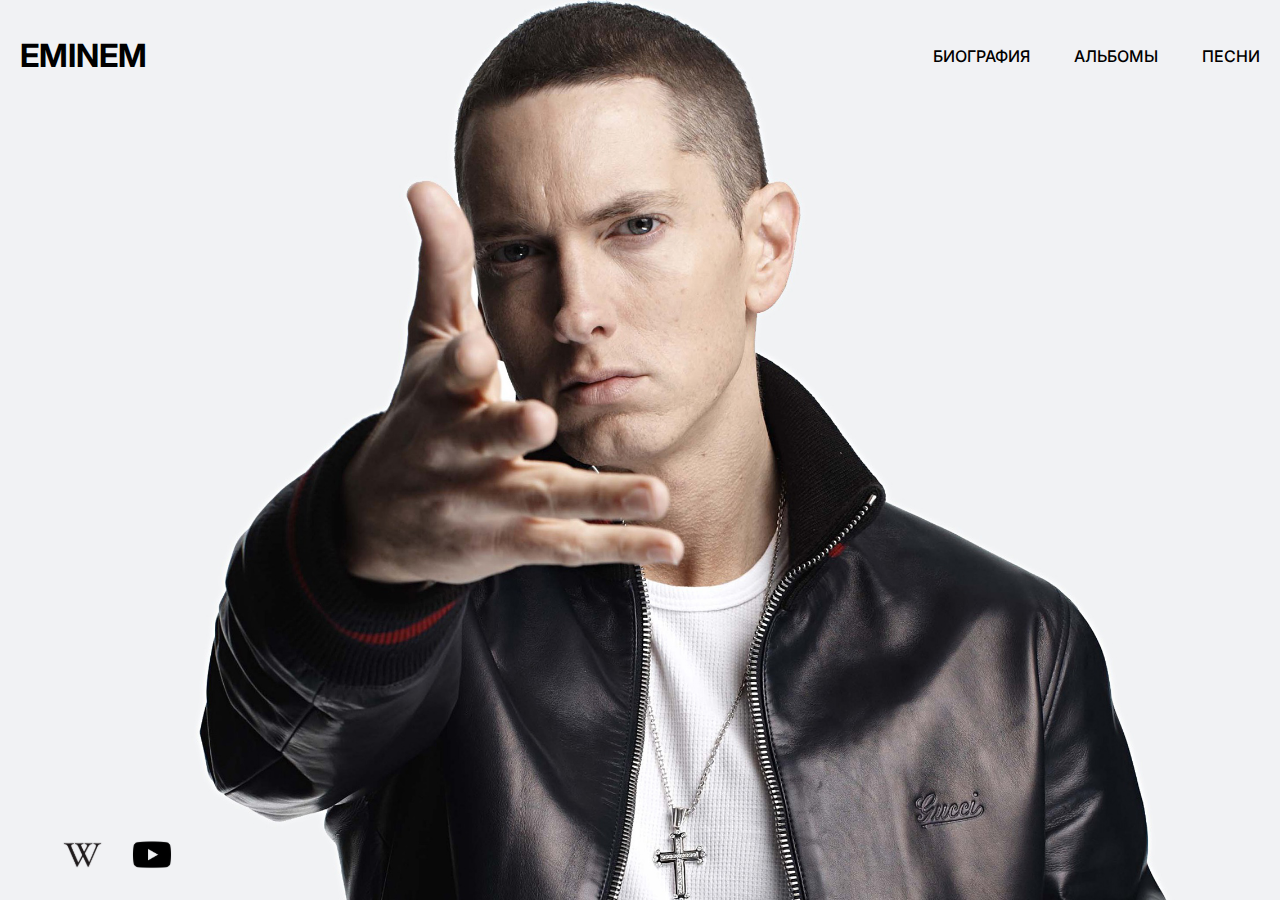
<file: index.html>
<!DOCTYPE html>
<html lang="en">
<head>
  <meta charset="UTF-8">
  <link rel="stylesheet" href="style/main.css">
  <link rel="preconnect" href="https://fonts.googleapis.com">
  <link rel="preconnect" href="https://fonts.gstatic.com" crossorigin>
  <link href="https://fonts.googleapis.com/css2?family=Inter:wght@400;500;600;700&display=swap" rel="stylesheet">
  <title>Document</title>
</head>
<body>



<header class="header">
  <div class="container">
    <div class="header_inner">
      <div class="header_logo">
        <niv class="niv">
          <a class="niv_link" href="#">EMINEM</a>
        </niv>
      </div>
      <nav class="nav">
        <a class="nav_link" href="index2.html">Биография</a>
        <a class="nav_link" href="index3.html">Альбомы</a>
        <a class="nav_link" href="index4.html">Песни</a>
      </nav>
    </div>
  </div>
</header>



<div class="intro">
  <div class="container">
  </div>
</div>



<div class="footer">
  <p class="footer-text-left">
    <div class="footer-content-left">
      <a href="https://ru.wikipedia.org/wiki/%D0%AD%D0%BC%D0%B8%D0%BD%D0%B5%D0%BC"><img src="img/Rectangle 1wiki.svg" class="icon-style" alt=""></a>
      <a href="https://www.youtube.com/channel/UCfM3zsQsOnfWNUppiycmBuw"><img src="img/Rectangle 3yt.svg" class="icon-style" alt=""></a>
    </div>
  </p>
</div>



</body>
</html>
</file>
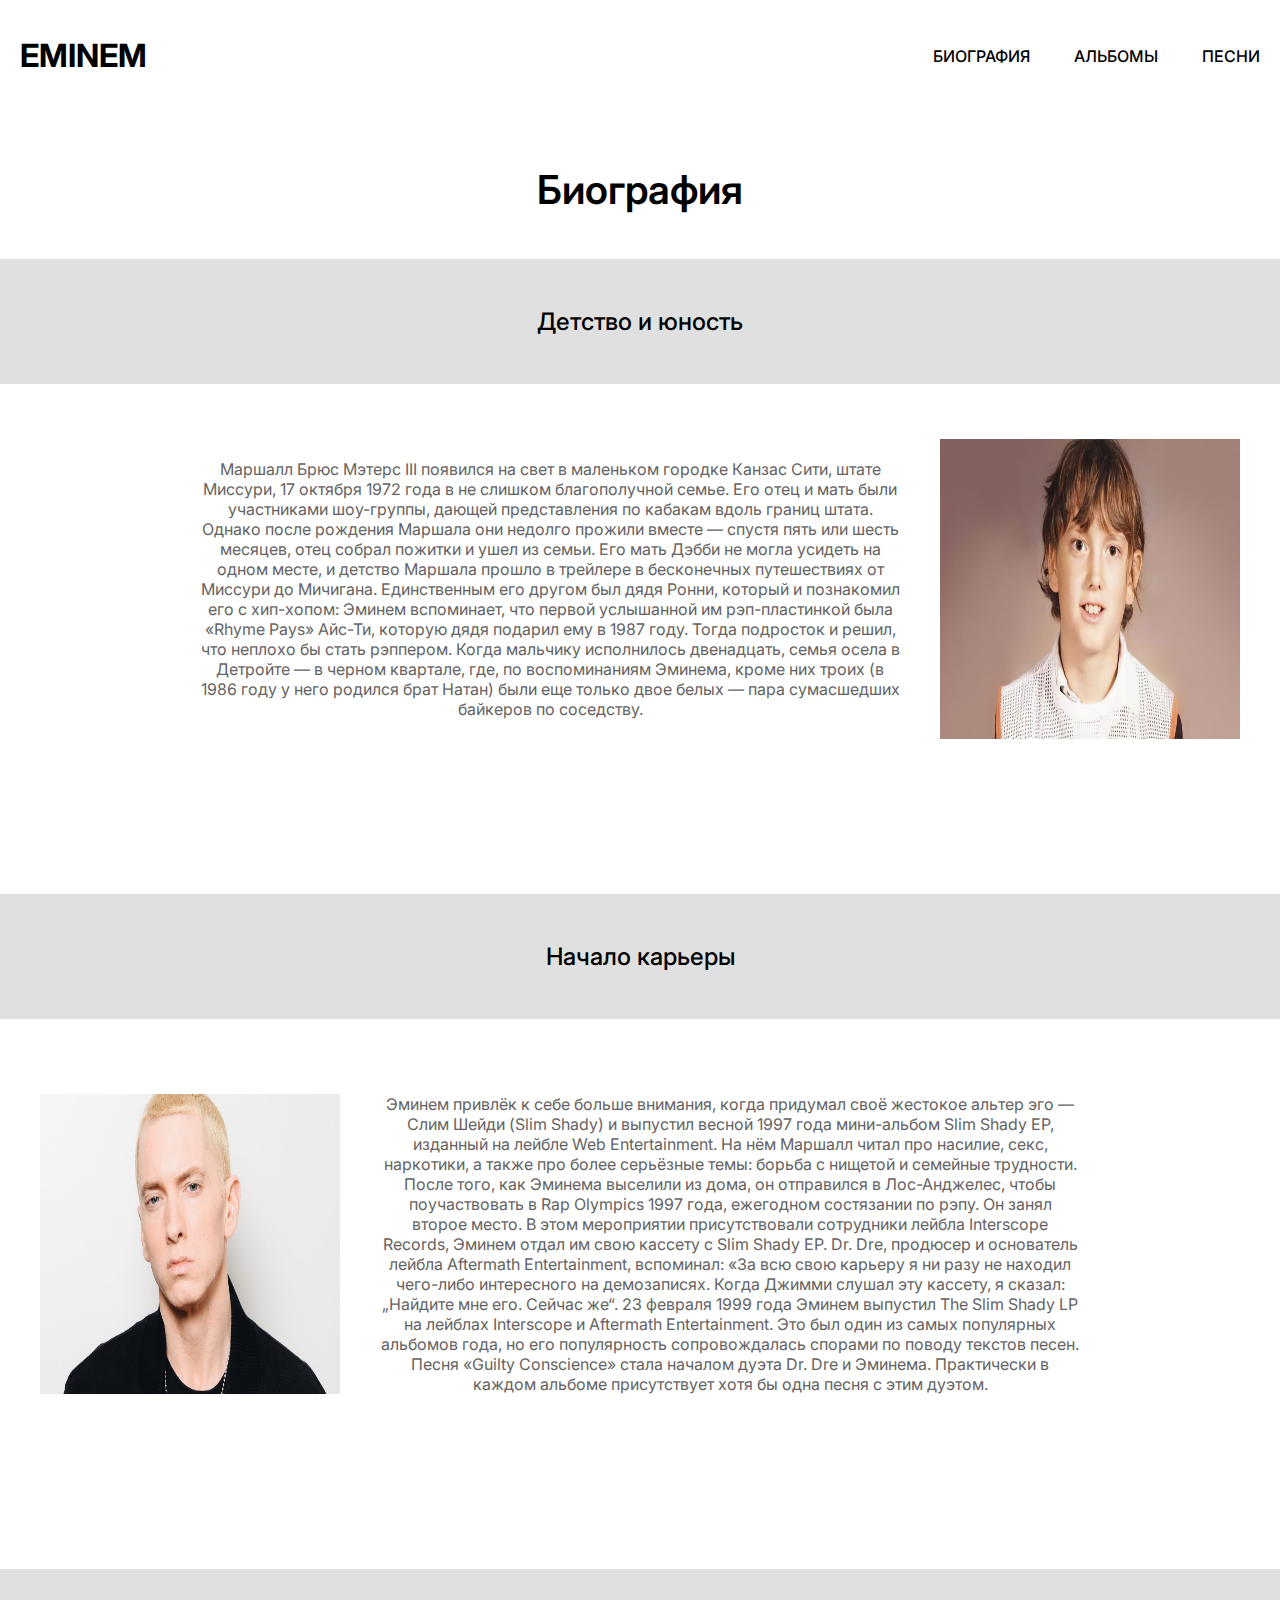
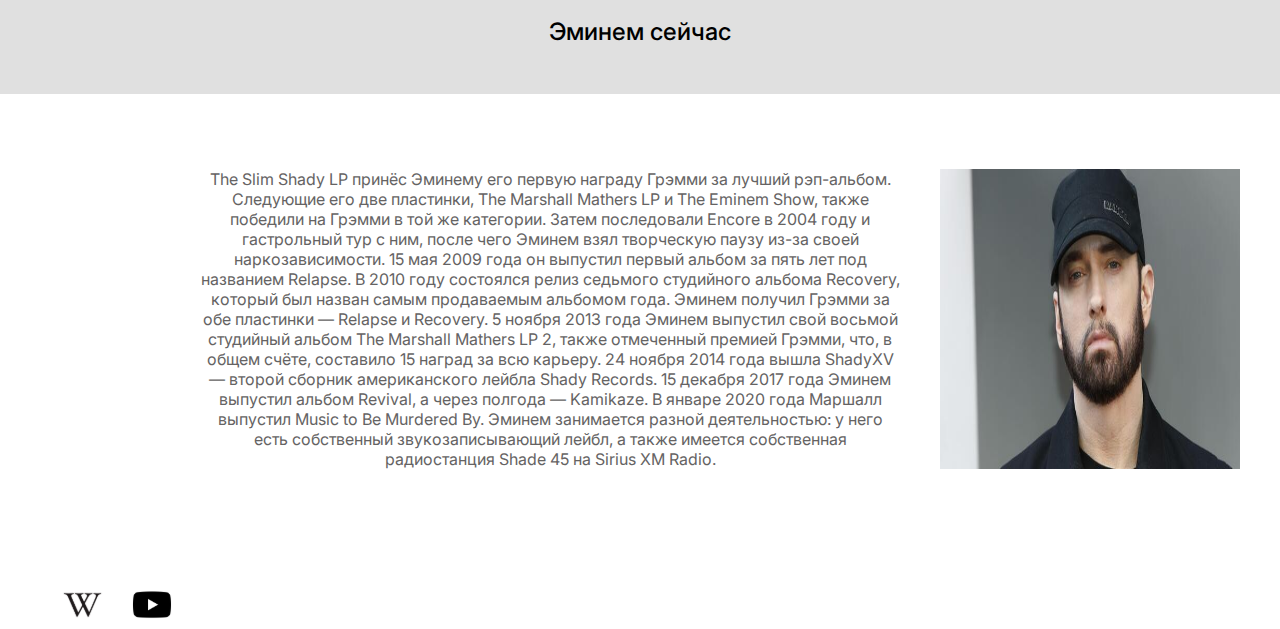
<file: index2.html>
<!DOCTYPE html>
<html lang="en">
<head>
  <meta charset="UTF-8">
  <link rel="stylesheet" href="style/main2.css">
  <link rel="preconnect" href="https://fonts.googleapis.com">
  <link rel="preconnect" href="https://fonts.gstatic.com" crossorigin>
  <link href="https://fonts.googleapis.com/css2?family=Inter:wght@400;500;600;700&display=swap" rel="stylesheet">
  <title>Document</title>
</head>
<body>



  <header class="header">
    <div class="container">
      <div class="header_inner">
        <div class="header_logo">
          <niv class="niv">
            <a class="niv_link" href="index.html">EMINEM</a>
          </niv>
        </div>
        <nav class="nav">
          <a class="nav_link" href="#">Биография</a>
          <a class="nav_link" href="index3.html">Альбомы</a>
          <a class="nav_link" href="index4.html">Песни</a>
        </nav>
      </div>
    </div>
  </header>




<div class='history'>
  <div class='history-suptitle'>
    Биография
  </div>
  <div class='history-title'>
    Детство и юность
  </div>
      <div class='container'>
        <div class='history-holder'>
            <div class='history-info'>
              <div class='history-desc'>
                Маршалл Брюс Мэтерс III появился на свет в маленьком городке Канзас Сити, штате Миссури, 17 октября 1972 года в не слишком благополучной семье. Его отец и мать были участниками шоу-группы, дающей представления по кабакам вдоль границ штата. Однако после рождения Маршала они недолго прожили вместе — спустя пять или шесть месяцев, отец собрал пожитки и ушел из семьи. Его мать Дэбби не могла усидеть на одном месте, и детство Маршала прошло в трейлере в бесконечных путешествиях от Миссури до Мичигана. Единственным его другом был дядя Ронни, который и познакомил его с хип-хопом: Эминем вспоминает, что первой услышанной им рэп-пластинкой была «Rhyme Pays» Айс-Ти, которую дядя подарил ему в 1987 году. Тогда подросток и решил, что неплохо бы стать рэппером. Когда мальчику исполнилось двенадцать, семья осела в Детройте — в черном квартале, где, по воспоминаниям Эминема, кроме них троих (в 1986 году у него родился брат Натан) были еще только двое белых — пара сумасшедших байкеров по соседству.
              </div> 
            </div>
            <div class='history-images'>
              <img class='imgages-1' src="img/детское.jpg" alt="">
            </div>
        </div>
      </div>
  </div>
  
  
<div class='history1'>
    <div class='history1-title'>
      Начало карьеры
    </div>
        <div class='container'>
          <div class='history1-holder'>
            <div class='history1-images'>
              <img class='imgages-2' src="img/молодой.jpg" alt="">
            </div>
              <div class='history1-info'>
                <div class='history1-desc'>
                  Эминем привлёк к себе больше внимания, когда придумал своё жестокое альтер эго — Слим Шейди (Slim Shady) и выпустил весной 1997 года мини-альбом Slim Shady EP, изданный на лейбле Web Entertainment. На нём Маршалл читал про насилие, секс, наркотики, а также про более серьёзные темы: борьба с нищетой и семейные трудности. После того, как Эминема выселили из дома, он отправился в Лос-Анджелес, чтобы поучаствовать в Rap Olympics 1997 года, ежегодном состязании по рэпу. Он занял второе место. В этом мероприятии присутствовали сотрудники лейбла Interscope Records, Эминем отдал им свою кассету с Slim Shady EP. Dr. Dre, продюсер и основатель лейбла Aftermath Entertainment, вспоминал: «За всю свою карьеру я ни разу не находил чего-либо интересного на демозаписях. Когда Джимми слушал эту кассету, я сказал: „Найдите мне его. Сейчас же“. 23 февраля 1999 года Эминем выпустил The Slim Shady LP на лейблах Interscope и Aftermath Entertainment. Это был один из самых популярных альбомов года, но его популярность сопровождалась спорами по поводу текстов песен. Песня «Guilty Conscience» стала началом дуэта Dr. Dre и Эминема. Практически в каждом альбоме присутствует хотя бы одна песня с этим дуэтом.
                </div> 
              </div>
          </div>
        </div>
</div>
  
  
<div class='history2'>
      <div class='history2-title'>
        Эминем сейчас
      </div>
          <div class='container'>
            <div class='history2-holder'>
                <div class='history2-info'>
                  <div class='history2-desc'>
                    The Slim Shady LP принёс Эминему его первую награду Грэмми за лучший рэп-альбом. Следующие его две пластинки, The Marshall Mathers LP и The Eminem Show, также победили на Грэмми в той же категории. Затем последовали Encore в 2004 году и гастрольный тур с ним, после чего Эминем взял творческую паузу из-за своей наркозависимости. 15 мая 2009 года он выпустил первый альбом за пять лет под названием Relapse. В 2010 году состоялся релиз седьмого студийного альбома Recovery, который был назван самым продаваемым альбомом года. Эминем получил Грэмми за обе пластинки — Relapse и Recovery. 5 ноября 2013 года Эминем выпустил свой восьмой студийный альбом The Marshall Mathers LP 2, также отмеченный премией Грэмми, что, в общем счёте, составило 15 наград за всю карьеру. 24 ноября 2014 года вышла ShadyXV — второй сборник американского лейбла Shady Records. 15 декабря 2017 года Эминем выпустил альбом Revival, а через полгода — Kamikaze. В январе 2020 года Маршалл выпустил Music to Be Murdered By. Эминем занимается разной деятельностью: у него есть собственный звукозаписывающий лейбл, а также имеется собственная радиостанция Shade 45 на Sirius XM Radio.
                  </div> 
                </div>
                <div class='history2-images'>
                  <img class='imgages-3' src="img/сейчас.jpg" alt="">
                </div>
            </div>
          </div>
</div>
  
  



<div class="footer">
  <p class="footer-text-left">
    <div class="footer-content-left">
      <a href="https://ru.wikipedia.org/wiki/%D0%AD%D0%BC%D0%B8%D0%BD%D0%B5%D0%BC"><img src="img/Rectangle 1wiki.svg" class="icon-style" alt=""></a>
      <a href="https://www.youtube.com/channel/UCfM3zsQsOnfWNUppiycmBuw"><img src="img/Rectangle 3yt.svg" class="icon-style" alt=""></a>
    </div>
  </p>
</div>



</body>
</html>
</file>
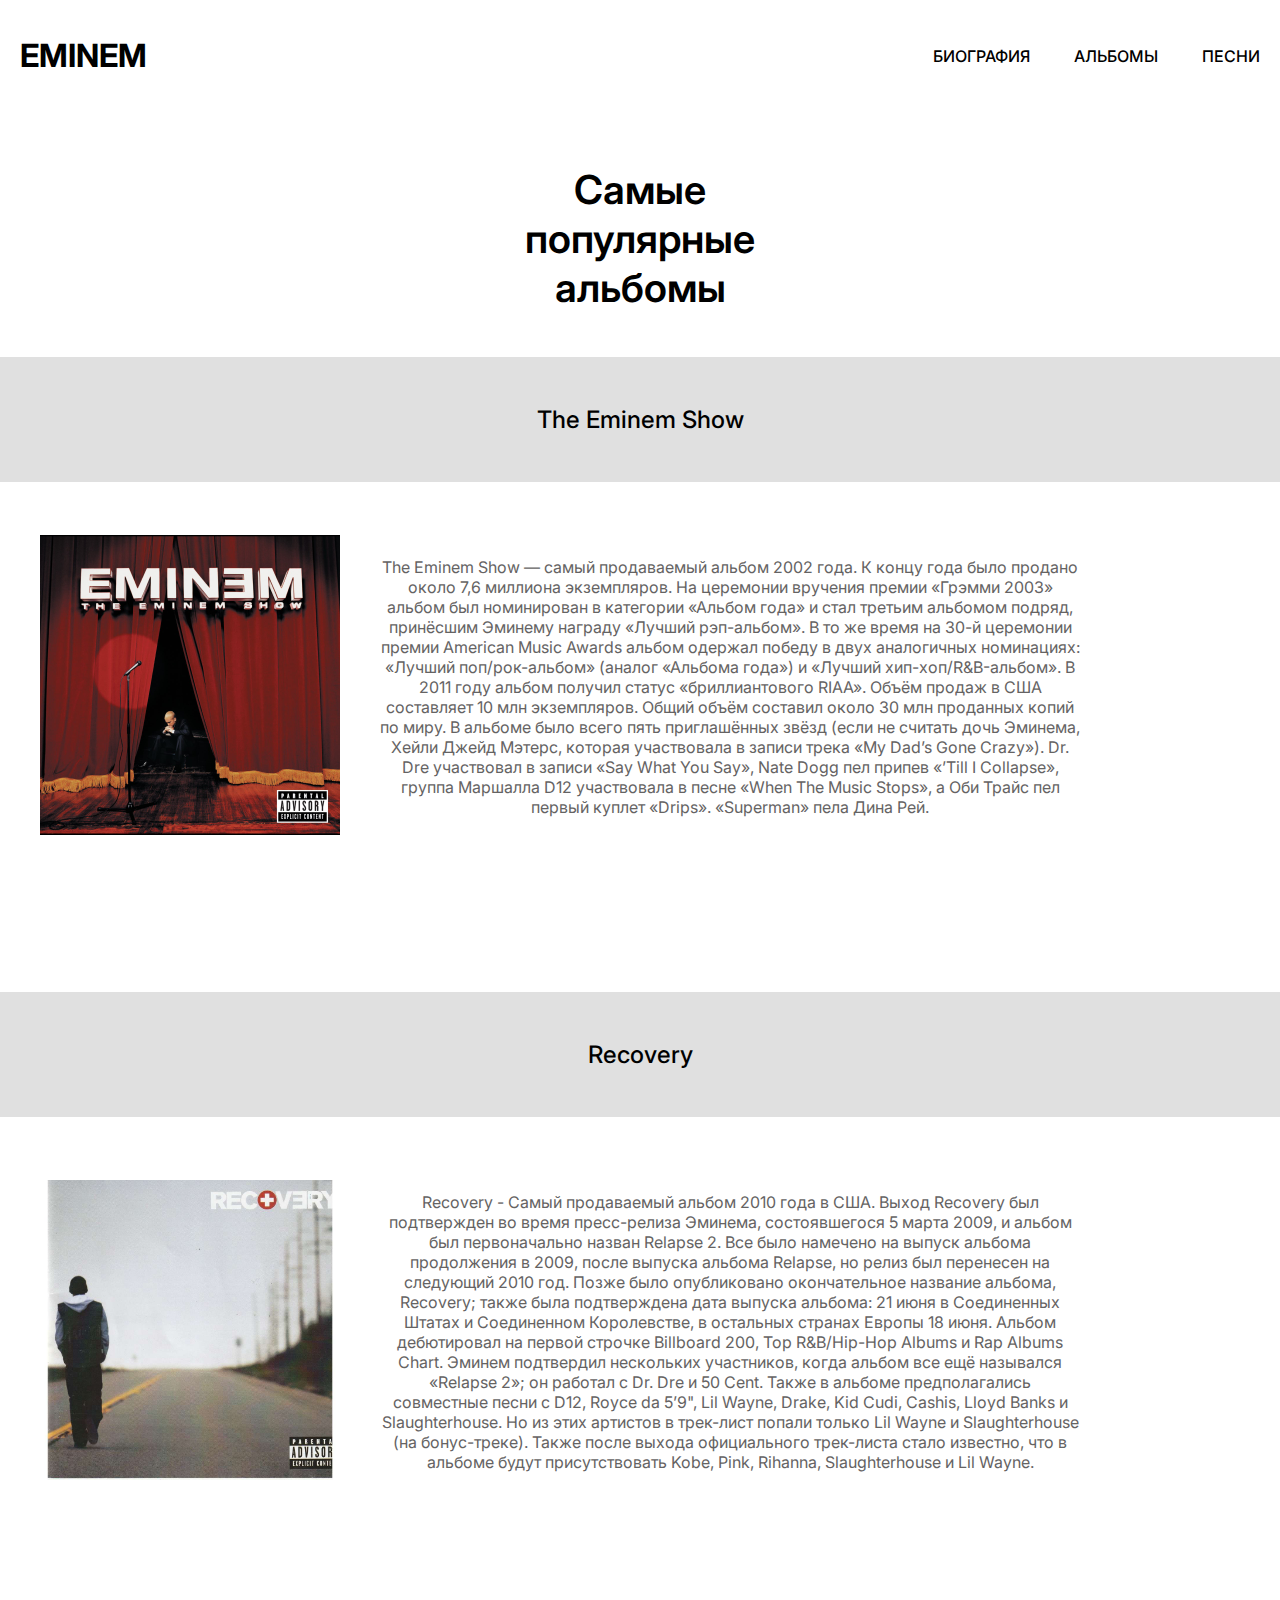
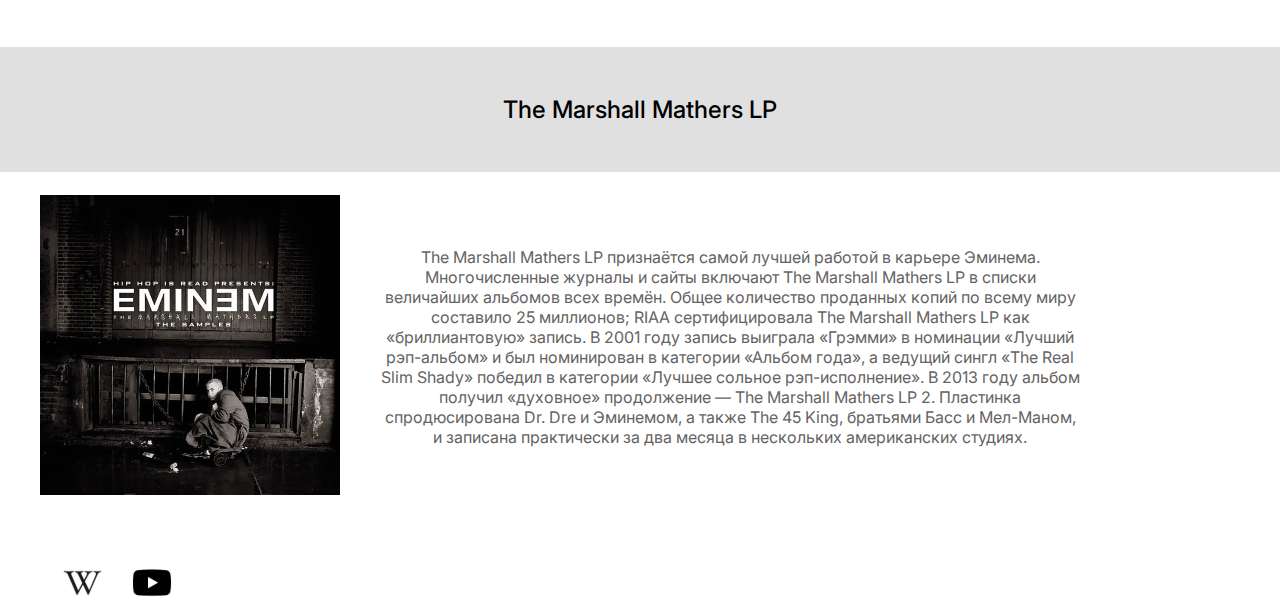
<file: index3.html>
<!DOCTYPE html>
<html lang="en">
<head>
  <meta charset="UTF-8">
  <link rel="stylesheet" href="style/main3.css">
  <link rel="preconnect" href="https://fonts.googleapis.com">
  <link rel="preconnect" href="https://fonts.gstatic.com" crossorigin>
  <link href="https://fonts.googleapis.com/css2?family=Inter:wght@400;500;600;700&display=swap" rel="stylesheet">
  <title>Document</title>
</head>
<body>



  <header class="header">
    <div class="container">
      <div class="header_inner">
        <div class="header_logo">
          <niv class="niv">
            <a class="niv_link" href="index.html">EMINEM</a>
          </niv>
        </div>
        <nav class="nav">
          <a class="nav_link" href="index2.html">Биография</a>
          <a class="nav_link" href="#">Альбомы</a>
          <a class="nav_link" href="index4.html">Песни</a>
        </nav>
      </div>
    </div>
  </header>




<div class='history'>
  <div class='history-suptitle'>
    Самые популярные альбомы
  </div>
  <div class='history-title'>
    The Eminem Show
  </div>
      <div class='container'>
        <div class='history-holder'>
          <div class="history-images">
            <a href="https://www.youtube.com/watch?v=5o7AxtD3leM&list=PLiN-7mukU_RF36teMifS_WWPAJgtfG-s6"><img src="img/al1theeminemshow.jpg" class="imgages-1" alt=""></a>
          </div>
            <div class='history-info'>
              <div class='history-desc'>
                The Eminem Show — самый продаваемый альбом 2002 года. К концу года было продано около 7,6 миллиона экземпляров. На церемонии вручения премии «Грэмми 2003» альбом был номинирован в категории «Альбом года» и стал третьим альбомом подряд, принёсшим Эминему награду «Лучший рэп-альбом». В то же время на 30-й церемонии премии American Music Awards альбом одержал победу в двух аналогичных номинациях: «Лучший поп/рок-альбом» (аналог «Альбома года») и «Лучший хип-хоп/R&B-альбом». В 2011 году альбом получил статус «бриллиантового RIAA». Объём продаж в США составляет 10 млн экземпляров. Общий объём составил около 30 млн проданных копий по миру.
В альбоме было всего пять приглашённых звёзд (если не считать дочь Эминема, Хейли Джейд Мэтерс, которая участвовала в записи трека «My Dad’s Gone Crazy»). Dr. Dre участвовал в записи «Say What You Say», Nate Dogg пел припев «’Till I Collapse», группа Маршалла D12 участвовала в песне «When The Music Stops», а Оби Трайс пел первый куплет «Drips». «Superman» пела Дина Рей.
              </div> 
            </div>
        </div>
      </div>
  </div>
  
  
  
<div class='history1'>
    <div class='history1-title'>
      Recovery
    </div>
        <div class='container'>
          <div class='history1-holder'>
            <div class='history1-images'>
              <a href="https://www.youtube.com/watch?v=amdEzrZ6YLo&list=PLCiM8YZKsScp21d3PXSlRY0WI5aA4rcKF"><img src="img/al2recovery.jpg" class="imgages-2" alt=""></a>
            </div>
              <div class='history1-info'>
                <div class='history1-desc'>
                  Recovery - Самый продаваемый альбом 2010 года в США. Выход Recovery был подтвержден во время пресс-релиза Эминема, состоявшегося 5 марта 2009, и альбом был первоначально назван Relapse 2. Все было намечено на выпуск альбома продолжения в 2009, после выпуска альбома Relapse, но релиз был перенесен на следующий 2010 год. Позже было опубликовано окончательное название альбома, Recovery; также была подтверждена дата выпуска альбома: 21 июня в Соединенных Штатах и Соединенном Королевстве, в остальных странах Европы 18 июня. Альбом дебютировал на первой строчке Billboard 200, Top R&B/Hip-Hop Albums и Rap Albums Chart.
Эминем подтвердил нескольких участников, когда альбом все ещё назывался «Relapse 2»; он работал с Dr. Dre и 50 Cent. Также в альбоме предполагались совместные песни с D12, Royce da 5’9", Lil Wayne, Drake, Kid Cudi, Cashis, Lloyd Banks и Slaughterhouse. Но из этих артистов в трек-лист попали только Lil Wayne и Slaughterhouse (на бонус-треке). Также после выхода официального трек-листа стало известно, что в альбоме будут присутствовать Kobe, Pink, Rihanna, Slaughterhouse и Lil Wayne.
                </div> 
              </div>
          </div>
        </div>
</div>
  


<div class='history2'>
      <div class='history2-title'>
        The Marshall Mathers LP
      </div>
          <div class='container'>
            <div class='history2-holder'>
              <div class='history2-images'>
                <a href="https://www.youtube.com/watch?v=kBFYjIuFKO4&list=PLQeroY7XkiFE_RbmlqM6yUknKoEhY3TYI"><img src="img/al3themarshallmatherslp.jpg" class="imgages-3" alt=""></a>  
              </div>
                <div class='history2-info'>
                  <div class='history2-desc'>
                    The Marshall Mathers LP признаётся самой лучшей работой в карьере Эминема. Многочисленные журналы и сайты включают The Marshall Mathers LP в списки величайших альбомов всех времён. Общее количество проданных копий по всему миру составило 25 миллионов; RIAA сертифицировала The Marshall Mathers LP как «бриллиантовую» запись. В 2001 году запись выиграла «Грэмми» в номинации «Лучший рэп-альбом» и был номинирован в категории «Альбом года», а ведущий сингл «The Real Slim Shady» победил в категории «Лучшее сольное рэп-исполнение». В 2013 году альбом получил «духовное» продолжение — The Marshall Mathers LP 2.
Пластинка спродюсирована Dr. Dre и Эминемом, а также The 45 King, братьями Басс и Мел-Маном, и записана практически за два месяца в нескольких американских студиях.
                  </div> 
                </div>
            </div>
          </div>
</div>
  
  



<div class="footer">
  <p class="footer-text-left">
    <div class="footer-content-left">
      <a href="https://ru.wikipedia.org/wiki/%D0%AD%D0%BC%D0%B8%D0%BD%D0%B5%D0%BC"><img src="img/Rectangle 1wiki.svg" class="icon-style" alt=""></a>
      <a href="https://www.youtube.com/channel/UCfM3zsQsOnfWNUppiycmBuw"><img src="img/Rectangle 3yt.svg" class="icon-style" alt=""></a>
    </div>
  </p>
</div>



</body>
</html>
</file>
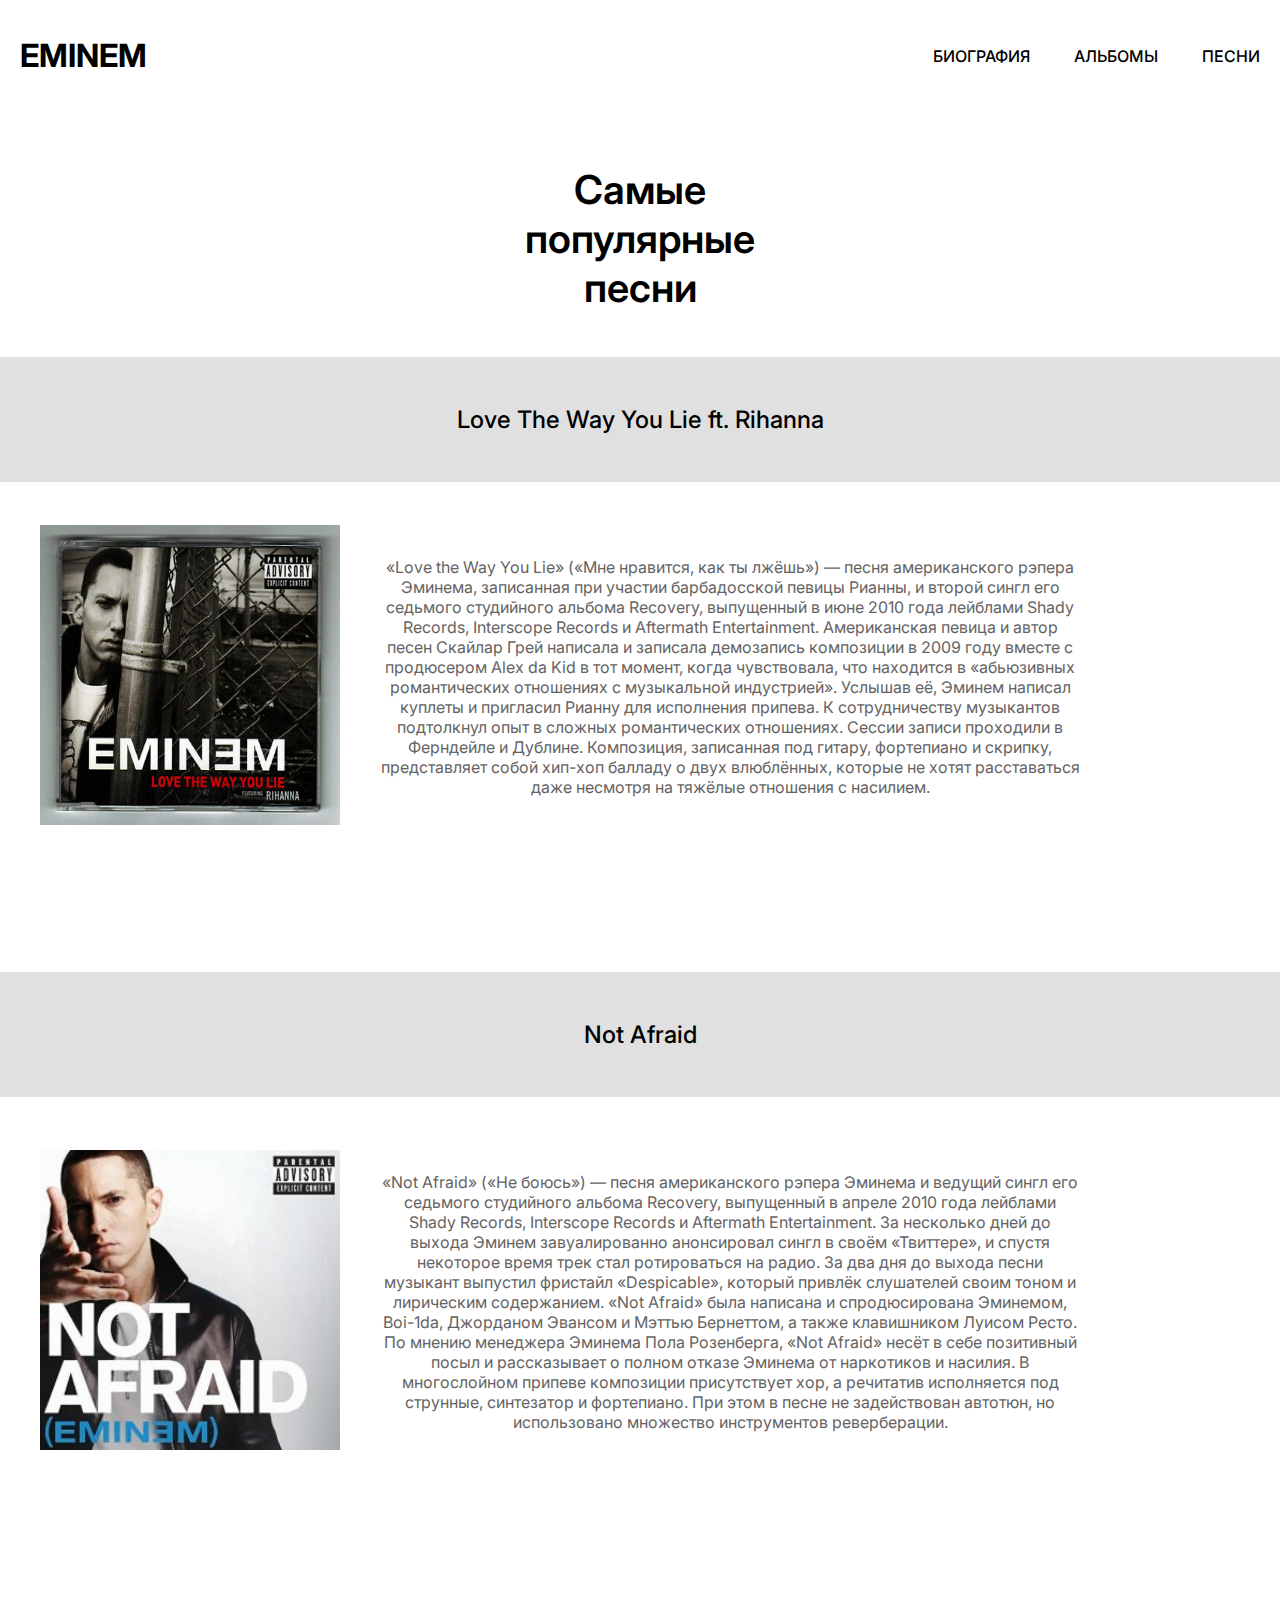
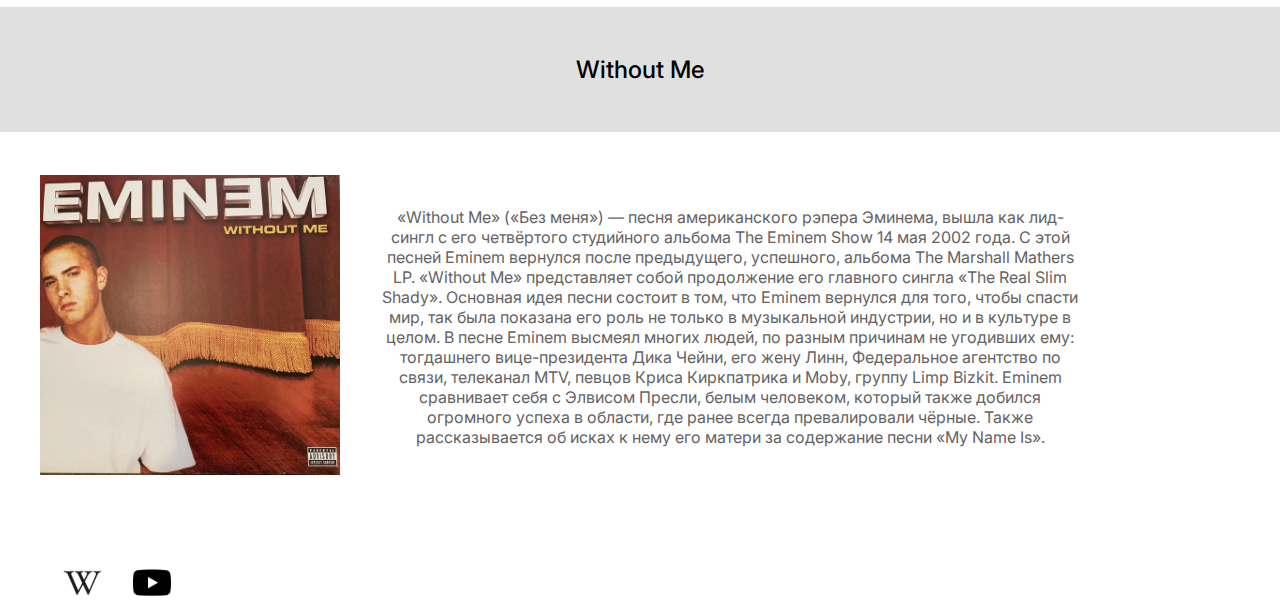
<file: index4.html>
<!DOCTYPE html>
<html lang="en">
<head>
  <meta charset="UTF-8">
  <link rel="stylesheet" href="style/main4.css">
  <link rel="preconnect" href="https://fonts.googleapis.com">
  <link rel="preconnect" href="https://fonts.gstatic.com" crossorigin>
  <link href="https://fonts.googleapis.com/css2?family=Inter:wght@400;500;600;700&display=swap" rel="stylesheet">
  <title>Document</title>
</head>
<body>



  <header class="header">
    <div class="container">
      <div class="header_inner">
        <div class="header_logo">
          <niv class="niv">
            <a class="niv_link" href="index.html">EMINEM</a>
          </niv>
        </div>
        <nav class="nav">
          <a class="nav_link" href="index2.html">Биография</a>
          <a class="nav_link" href="index3.html">Альбомы</a>
          <a class="nav_link" href="#">Песни</a>
        </nav>
      </div>
    </div>
  </header>


  

<div class='history'>
  <div class='history-suptitle'>
    Самые популярные песни
  </div>
  <div class='history-title'>
    Love The Way You Lie ft. Rihanna
  </div>
      <div class='container'>
        <div class='history-holder'>
          <div class='history-images'>
            <a href="https://www.youtube.com/watch?v=uelHwf8o7_U"><img src="img/tr1lovethewayyoulie.jpg" class="imgages-1" alt=""></a>  
          </div>
            <div class='history-info'>
              <div class='history-desc'>
                «Love the Way You Lie» («Мне нравится, как ты лжёшь») — песня американского рэпера Эминема, записанная при участии барбадосской певицы Рианны, и второй сингл его седьмого студийного альбома Recovery, выпущенный в июне 2010 года лейблами Shady Records, Interscope Records и Aftermath Entertainment. Американская певица и автор песен Скайлар Грей написала и записала демозапись композиции в 2009 году вместе с продюсером Alex da Kid в тот момент, когда чувствовала, что находится в «абьюзивных романтических отношениях с музыкальной индустрией». Услышав её, Эминем написал куплеты и пригласил Рианну для исполнения припева. К сотрудничеству музыкантов подтолкнул опыт в сложных романтических отношениях. Сессии записи проходили в Ферндейле и Дублине. Композиция, записанная под гитару, фортепиано и скрипку, представляет собой хип-хоп балладу о двух влюблённых, которые не хотят расставаться даже несмотря на тяжёлые отношения с насилием.
              </div> 
            </div>
        </div>
      </div>
  </div>
  
  
  
<div class='history1'>
    <div class='history1-title'>
      Not Afraid
    </div>
        <div class='container'>
          <div class='history1-holder'>
            <div class='history1-images'>
              <a href="https://www.youtube.com/watch?v=j5-yKhDd64s"><img src="img/tr2notafraid.jpg" class="imgages-2" alt=""></a>  
            </div>
              <div class='history1-info'>
                <div class='history1-desc'>
                  «Not Afraid» («Не боюсь») — песня американского рэпера Эминема и ведущий сингл его седьмого студийного альбома Recovery, выпущенный в апреле 2010 года лейблами Shady Records, Interscope Records и Aftermath Entertainment. За несколько дней до выхода Эминем завуалированно анонсировал сингл в своём «Твиттере», и спустя некоторое время трек стал ротироваться на радио. За два дня до выхода песни музыкант выпустил фристайл «Despicable», который привлёк слушателей своим тоном и лирическим содержанием. «Not Afraid» была написана и спродюсирована Эминемом, Boi-1da, Джорданом Эвансом и Мэттью Бернеттом, а также клавишником Луисом Ресто. По мнению менеджера Эминема Пола Розенберга, «Not Afraid» несёт в себе позитивный посыл и рассказывает о полном отказе Эминема от наркотиков и насилия. В многослойном припеве композиции присутствует хор, а речитатив исполняется под струнные, синтезатор и фортепиано. При этом в песне не задействован автотюн, но использовано множество инструментов реверберации.
                </div> 
              </div>
          </div>
        </div>
</div>
  


<div class='history2'>
      <div class='history2-title'>
        Without Me
      </div>
          <div class='container'>
            <div class='history2-holder'>
              <div class='history2-images'>
                <a href="https://www.youtube.com/watch?v=YVkUvmDQ3HY"><img src="img/tr3withoutme.webp" class="imgages-3" alt=""></a>  
              </div>
                <div class='history2-info'>
                  <div class='history2-desc'>
                    «Without Me» («Без меня») — песня американского рэпера Эминема, вышла как лид-сингл с его четвёртого студийного альбома The Eminem Show 14 мая 2002 года. С этой песней Eminem вернулся после предыдущего, успешного, альбома The Marshall Mathers LP. «Without Me» представляет собой продолжение его главного сингла «The Real Slim Shady». Основная идея песни состоит в том, что Eminem вернулся для того, чтобы спасти мир, так была показана его роль не только в музыкальной индустрии, но и в культуре в целом. В песне Eminem высмеял многих людей, по разным причинам не угодивших ему: тогдашнего вице-президента Дика Чейни, его жену Линн, Федеральное агентство по связи, телеканал MTV, певцов Криса Киркпатрика и Moby, группу Limp Bizkit. Eminem сравнивает себя с Элвисом Пресли, белым человеком, который также добился огромного успеха в области, где ранее всегда превалировали чёрные. Также рассказывается об исках к нему его матери за содержание песни «My Name Is».
                  </div> 
                </div>
            </div>
          </div>
</div>
  
  



<div class="footer">
  <p class="footer-text-left">
    <div class="footer-content-left">
      <a href="https://ru.wikipedia.org/wiki/%D0%AD%D0%BC%D0%B8%D0%BD%D0%B5%D0%BC"><img src="img/Rectangle 1wiki.svg" class="icon-style" alt=""></a>
      <a href="https://www.youtube.com/channel/UCfM3zsQsOnfWNUppiycmBuw"><img src="img/Rectangle 3yt.svg" class="icon-style" alt=""></a>
    </div>
  </p>
</div>



</body>
</html>
</file>
<file: style/main.css>
html{
  box-sizing: border-box;
}
*, *::before, *::after{
  box-sizing: inherit;
}
body{
  margin: 0;
  font-family: 'Inter', sans-serif;

}

.container{
  max-width: 1780px;
  width: 100%;
  margin: 0 auto;
}

h1, h2, h3, h4, h5, h6{
  margin: 0;
}

.intro{
  width: 100%;
  height: 100vh;
  background: url("../img/1.jpg") center no-repeat;
  background-size: cover;
}

/* .intro_title{
  font-size: 150px;
  font-weight: 700;
  text-transform: uppercase;
  text-align: center;
  line-height: 1;

} */

.header{
  padding-top: 36px;
  width: 100%;
  position: absolute;
  top: 0;
  left: 0;
  right: 0;
  z-index: 1000;
}

.header_inner{
  display: flex;
  justify-content: space-between;
  align-items: center;
}

/* .header_logo{
  font-size: 32px;
  font-weight: 700;
  color: black;
} */

.niv{
  font-size: 32px;
  font-weight: 700;
  text-transform: uppercase;
}

.niv_link{
  display: inline-block;
  vertical-align: top;
  margin: 0 20px;
  position: relative;
  text-decoration: none;
  color: black;
  transition: color 0.2s linear;
}

.niv_link:after{
  content: "";
  display: block;
  width: 100%;
  height: 3px;
  background-color: black;
  opacity: 0;
  position: absolute;
  top: 100%;
  left: 0;
  z-index: 1;
  transition: opacity 0.2s linear;
  transform: 1.5;
}

.niv_link:hover{
  color: black;
}

.niv_link:hover:after{
  opacity: 1;
}

.nav{
  font-size: 16px;
  font-weight: 500;
  text-transform: uppercase;
}

.nav_link{
  display: inline-block;
  vertical-align: top;
  margin: 0 20px;
  position: relative;
  text-decoration: none;
  color: black;
  transition: color 0.2s linear;
}

.nav_link:after{
  content: "";
  display: block;
  width: 100%;
  height: 3px;
  background-color: blue;
  opacity: 0;
  position: absolute;
  top: 100%;
  left: 0;
  z-index: 1;
  transition: opacity 0.2s linear;
}

.nav_link:hover{
  color: blue;
}

.nav_link:hover:after{
  opacity: 1;
}

/* .footer_social-content a{
  display: inline-block;
  vertical-align: middle;
  margin-left: 50px;
  padding-top: 16px;
  padding-bottom: 16px;
} */

.footer {
  position:fixed;
  bottom:0;
  left:0;
  width:100%;
  height: 90px;
}

.footer ul{
  list-style: none;
}

.footer-text-left {
  font-size:25px;
  padding-left:40px;
  float:left;
  word-spacing:20px;
}

a.menu:hover {
  font-size:20px;
}

.footer-content-left {
  padding-right:40px;
  margin-top:20px;
  float:left;
}

.icon-style {
  height:40px;
  margin-left:20px;
  margin-top:5px;
}

.icon-style:hover {
  padding:5px;
}
</file>
<file: style/main2.css>
html{
  box-sizing: border-box;
}
*, *::before, *::after{
  box-sizing: inherit;
}
body{
  margin: 0;
  font-family: 'Inter', sans-serif;

}




.container{
  max-width: 1780px;
  width: 100%;
  margin: 0 auto;
  /* display: grid;
  grid-gap: 5px;
  grid-template-columns: repeat(auto-fit, minmax(100px, 1fr));
  grid-template-rows: repeat(2, 100px); */
}

/* .container {
  margin: 166px 166px;
  display: grid;
  grid-gap: 5px;
  grid-template-columns: repeat(auto-fit, minmax(100px, 1fr));
  grid-template-rows: repeat(2, 100px);
} */

h1, h2, h3, h4, h5, h6{
  margin: 0;
}









.history {
  margin-top: 100px;
}

/* шрифт поменять */
.history-title {
font-family: 'Inter', sans-serif;
font-size: 24px;
font-weight: 500;
height: 125px;
margin-top: 45px;
margin-left: auto;
margin-right: auto;
display: flex;
width: 100%;
text-align: center;
background-color: #E0E0E0;
justify-content: center;
align-items: center;
}

/* шрифт поменять */
.history-suptitle{
font-family: 'Inter', sans-serif;
font-size: 40px;
font-weight: 600;
width: 240px;
margin-top: 74px;
text-align: center;
margin-top: 165px;
margin-left: auto;
margin-right: auto;
}


.history-desc {
  color: #656363;
  font-size: 16px;
  width: 700px;
  margin-right: 0;
  margin-top: 75px;
  margin-bottom: 75px;
  margin-left: 200px;

}


.history-images {
  /* position: relative; */
  vertical-align: middle;
  display: flex;
  width: 100%;
  text-align: center;
  justify-content: center;
  align-items: center;
}

.history-holder {
display: flex;
vertical-align: middle;
width: 100%;
text-align: center;
justify-content: center;
align-items: center;
}

.imgages-1 {
  /* position: absolute; */
  width: 300px;
  height: 300px;
  /* z-index: 0;
  top: 54px;
  left: 211px; */
}






.history1 {
margin-top: 100px;
}

/* шрифт поменять */
.history1-title {
  font-family: 'Inter', sans-serif;
  font-size: 24px;
  font-weight: 500;
  height: 125px;
  margin-top: 45px;
  margin-left: auto;
  margin-right: auto;
  display: flex;
  width: 100%;
  text-align: center;
  background-color: #E0E0E0;
  justify-content: center;
  align-items: center;
}

/* шрифт поменять */
.history1-suptitle{
  font-family: 'Inter', sans-serif;
  font-size: 40px;
  font-weight: 600;
  width: 240px;
  margin-top: 74px;
  text-align: center;
  margin-top: 165px;
  margin-left: auto;
  margin-right: auto;
}


.history1-desc {
  color: #656363;
  font-size: 16px;
  width: 700px;
  margin-right: 200px;
  margin-top: 75px;
  margin-bottom: 75px;
  margin-left: 0;
}


.history1-images {
  vertical-align: middle;
  display: flex;
  width: 100%;
  text-align: center;
  justify-content: center;
  align-items: center;
}

.history1-holder {
  display: flex;
  vertical-align: middle;
  width: 100%;
  text-align: center;
  justify-content: center;
  align-items: center;
}

.imgages-2 {
  /* position: absolute; */
  width: 300px;
  height: 300px;
  /* z-index: 0;
  top: 54px;
  left: 211px; */
}






.history2 {
margin-top: 100px;
}

/* шрифт поменять */
.history2-title {
  font-family: 'Inter', sans-serif;
  font-size: 24px;
  font-weight: 500;
  height: 125px;
  margin-top: 45px;
  margin-left: auto;
  margin-right: auto;
  display: flex;
  width: 100%;
  text-align: center;
  background-color: #E0E0E0;
  justify-content: center;
  align-items: center;
}

/* шрифт поменять */
.history2-suptitle{
  font-family: 'Inter', sans-serif;
  font-size: 40px;
  font-weight: 600;
  width: 240px;
  margin-top: 74px;
  text-align: center;
  margin-top: 165px;
  margin-left: auto;
  margin-right: auto;
}


.history2-desc {
  color: #656363;
  font-size: 16px;
  width: 700px;
  margin-right: 0;
  margin-top: 75px;
  margin-bottom: 75px;
  margin-left: 200px;
}


.history2-images {
  vertical-align: middle;
  display: flex;
  width: 100%;
  text-align: center;
  justify-content: center;
  align-items: center;
}

.history2-holder {
  display: flex;
  vertical-align: middle;
  width: 100%;
  text-align: center;
  justify-content: center;
  align-items: center;
}

.imgages-3 {
  /* position: absolute; */
  width: 300px;
  height: 300px;
  /* z-index: 0;
  top: 54px;
  left: 211px; */
}











.header{
  padding-top: 36px;
  width: 100%;
  position: absolute;
  top: 0;
  left: 0;
  right: 0;
  z-index: 1000;
}

.header_inner{
  display: flex;
  justify-content: space-between;
  align-items: center;
}

/* .header_logo{
  font-size: 32px;
  font-weight: 700;
  color: black;
} */

.nav{
  font-size: 16px;
  font-weight: 500;
  text-transform: uppercase;
}

.nav_link{
  display: inline-block;
  vertical-align: top;
  margin: 0 20px;
  position: relative;
  text-decoration: none;
  color: black;
  transition: color 0.2s linear;
}

.nav_link:after{
  content: "";
  display: block;
  width: 100%;
  height: 3px;
  background-color: blue;
  opacity: 0;
  position: absolute;
  top: 100%;
  left: 0;
  z-index: 1;
  transition: opacity 0.2s linear;
}

.nav_link:hover{
  color: blue;
}

.nav_link:hover:after{
  opacity: 1;
}





.niv{
  font-size: 32px;
  font-weight: 700;
  text-transform: uppercase;
}

.niv_link{
  display: inline-block;
  vertical-align: top;
  margin: 0 20px;
  position: relative;
  text-decoration: none;
  color: black;
  transition: color 0.2s linear;
}

.niv_link:after{
  content: "";
  display: block;
  width: 100%;
  height: 3px;
  background-color: black;
  opacity: 0;
  position: absolute;
  top: 100%;
  left: 0;
  z-index: 1;
  transition: opacity 0.2s linear;
  transform: 1.5;
}

.niv_link:hover{
  color: black;
}

.niv_link:hover:after{
  opacity: 1;
}






/* .footer {
  position:fixed;
  bottom:0;
  left:0;
  width:100%;
  height: 90px;
} */

.footer ul{
  list-style: none;
}

.footer-text-left {
  font-size:25px;
  padding-left:40px;
  float:left;
  word-spacing:20px;
}

a.menu:hover {
  font-size:20px;
}

.footer-content-left {
  padding-right:40px;
  margin-top:20px;
  float:left;
}

.icon-style {
  height:40px;
  margin-left:20px;
  margin-top:5px;
}

.icon-style:hover {
  padding:5px;
}
</file>
<file: style/main3.css>
html{
  box-sizing: border-box;
}
*, *::before, *::after{
  box-sizing: inherit;
}
body{
  margin: 0;
  font-family: 'Inter', sans-serif;

}




.container{
  max-width: 1780px;
  width: 100%;
  margin: 0 auto;
  /* display: grid;
  grid-gap: 5px;
  grid-template-columns: repeat(auto-fit, minmax(100px, 1fr));
  grid-template-rows: repeat(2, 100px); */
}

/* .container {
  margin: 166px 166px;
  display: grid;
  grid-gap: 5px;
  grid-template-columns: repeat(auto-fit, minmax(100px, 1fr));
  grid-template-rows: repeat(2, 100px);
} */

h1, h2, h3, h4, h5, h6{
  margin: 0;
}









.history {
  margin-top: 100px;
}

/* шрифт поменять */
.history-title {
font-family: 'Inter', sans-serif;
font-size: 24px;
font-weight: 500;
height: 125px;
margin-top: 45px;
margin-left: auto;
margin-right: auto;
display: flex;
width: 100%;
text-align: center;
background-color: #E0E0E0;
justify-content: center;
align-items: center;
}

/* шрифт поменять */
.history-suptitle{
font-family: 'Inter', sans-serif;
font-size: 40px;
font-weight: 600;
width: 240px;
margin-top: 74px;
text-align: center;
margin-top: 165px;
margin-left: auto;
margin-right: auto;
}


.history-desc {
  color: #656363;
  font-size: 16px;
  width: 700px;
  margin-right: 200px;
  margin-top: 75px;
  margin-bottom: 75px;
  margin-left: 0;

}


.history-images {
  /* position: relative; */
  vertical-align: middle;
  display: flex;
  width: 100%;
  text-align: center;
  justify-content: center;
  align-items: center;
}

.history-holder {
display: flex;
vertical-align: middle;
width: 100%;
text-align: center;
justify-content: center;
align-items: center;
}

.imgages-1 {
  /* position: absolute; */
  width: 300px;
  height: 300px;
  /* z-index: 0;
  top: 54px;
  left: 211px; */
}






.history1 {
margin-top: 100px;
}

/* шрифт поменять */
.history1-title {
  font-family: 'Inter', sans-serif;
  font-size: 24px;
  font-weight: 500;
  height: 125px;
  margin-top: 45px;
  margin-left: auto;
  margin-right: auto;
  display: flex;
  width: 100%;
  text-align: center;
  background-color: #E0E0E0;
  justify-content: center;
  align-items: center;
}

/* шрифт поменять */
.history1-suptitle{
  font-family: 'Inter', sans-serif;
  font-size: 40px;
  font-weight: 600;
  width: 240px;
  margin-top: 74px;
  text-align: center;
  margin-top: 165px;
  margin-left: auto;
  margin-right: auto;
}


.history1-desc {
  color: #656363;
  font-size: 16px;
  width: 700px;
  margin-right: 200px;
  margin-top: 75px;
  margin-bottom: 75px;
  margin-left: 0;
}


.history1-images {
  vertical-align: middle;
  display: flex;
  width: 100%;
  text-align: center;
  justify-content: center;
  align-items: center;
}

.history1-holder {
  display: flex;
  vertical-align: middle;
  width: 100%;
  text-align: center;
  justify-content: center;
  align-items: center;
}

.imgages-2 {
  /* position: absolute; */
  width: 300px;
  height: 300px;
  /* z-index: 0;
  top: 54px;
  left: 211px; */
}






.history2 {
margin-top: 100px;
}

/* шрифт поменять */
.history2-title {
  font-family: 'Inter', sans-serif;
  font-size: 24px;
  font-weight: 500;
  height: 125px;
  margin-top: 45px;
  margin-left: auto;
  margin-right: auto;
  display: flex;
  width: 100%;
  text-align: center;
  background-color: #E0E0E0;
  justify-content: center;
  align-items: center;
}

/* шрифт поменять */
.history2-suptitle{
  font-family: 'Inter', sans-serif;
  font-size: 40px;
  font-weight: 600;
  width: 240px;
  margin-top: 74px;
  text-align: center;
  margin-top: 165px;
  margin-left: auto;
  margin-right: auto;
}


.history2-desc {
  color: #656363;
  font-size: 16px;
  width: 700px;
  margin-right: 200px;
  margin-top: 75px;
  margin-bottom: 75px;
  margin-left: 0;
}


.history2-images {
  vertical-align: middle;
  display: flex;
  width: 100%;
  text-align: center;
  justify-content: center;
  align-items: center;
}

.history2-holder {
  display: flex;
  vertical-align: middle;
  width: 100%;
  text-align: center;
  justify-content: center;
  align-items: center;
}

.imgages-3 {
  /* position: absolute; */
  width: 300px;
  height: 300px;
  /* z-index: 0;
  top: 54px;
  left: 211px; */
}











.header{
  padding-top: 36px;
  width: 100%;
  position: absolute;
  top: 0;
  left: 0;
  right: 0;
  z-index: 1000;
}

.header_inner{
  display: flex;
  justify-content: space-between;
  align-items: center;
}

/* .header_logo{
  font-size: 32px;
  font-weight: 700;
  color: black;
} */

.nav{
  font-size: 16px;
  font-weight: 500;
  text-transform: uppercase;
}

.nav_link{
  display: inline-block;
  vertical-align: top;
  margin: 0 20px;
  position: relative;
  text-decoration: none;
  color: black;
  transition: color 0.2s linear;
}

.nav_link:after{
  content: "";
  display: block;
  width: 100%;
  height: 3px;
  background-color: blue;
  opacity: 0;
  position: absolute;
  top: 100%;
  left: 0;
  z-index: 1;
  transition: opacity 0.2s linear;
}

.nav_link:hover{
  color: blue;
}

.nav_link:hover:after{
  opacity: 1;
}




.niv{
  font-size: 32px;
  font-weight: 700;
  text-transform: uppercase;
}

.niv_link{
  display: inline-block;
  vertical-align: top;
  margin: 0 20px;
  position: relative;
  text-decoration: none;
  color: black;
  transition: color 0.2s linear;
}

.niv_link:after{
  content: "";
  display: block;
  width: 100%;
  height: 3px;
  background-color: black;
  opacity: 0;
  position: absolute;
  top: 100%;
  left: 0;
  z-index: 1;
  transition: opacity 0.2s linear;
  transform: 1.5;
}

.niv_link:hover{
  color: black;
}

.niv_link:hover:after{
  opacity: 1;
}







/* .footer {
  position:fixed;
  bottom:0;
  left:0;
  width:100%;
  height: 90px;
} */

.footer ul{
  list-style: none;
}

.footer-text-left {
  font-size:25px;
  padding-left:40px;
  float:left;
  word-spacing:20px;
}

a.menu:hover {
  font-size:20px;
}

.footer-content-left {
  padding-right:40px;
  margin-top:20px;
  float:left;
}

.icon-style {
  height:40px;
  margin-left:20px;
  margin-top:5px;
}

.icon-style:hover {
  padding:5px;
}
</file>
<file: style/main4.css>
html{
  box-sizing: border-box;
}
*, *::before, *::after{
  box-sizing: inherit;
}
body{
  margin: 0;
  font-family: 'Inter', sans-serif;

}




.container{
  max-width: 1780px;
  width: 100%;
  margin: 0 auto;
  /* display: grid;
  grid-gap: 5px;
  grid-template-columns: repeat(auto-fit, minmax(100px, 1fr));
  grid-template-rows: repeat(2, 100px); */
}

/* .container {
  margin: 166px 166px;
  display: grid;
  grid-gap: 5px;
  grid-template-columns: repeat(auto-fit, minmax(100px, 1fr));
  grid-template-rows: repeat(2, 100px);
} */

h1, h2, h3, h4, h5, h6{
  margin: 0;
}









.history {
  margin-top: 100px;
}

/* шрифт поменять */
.history-title {
font-family: 'Inter', sans-serif;
font-size: 24px;
font-weight: 500;
height: 125px;
margin-top: 45px;
margin-left: auto;
margin-right: auto;
display: flex;
width: 100%;
text-align: center;
background-color: #E0E0E0;
justify-content: center;
align-items: center;
}

/* шрифт поменять */
.history-suptitle{
font-family: 'Inter', sans-serif;
font-size: 40px;
font-weight: 600;
width: 240px;
margin-top: 74px;
text-align: center;
margin-top: 165px;
margin-left: auto;
margin-right: auto;
}


.history-desc {
  color: #656363;
  font-size: 16px;
  width: 700px;
  margin-right: 200px;
  margin-top: 75px;
  margin-bottom: 75px;
  margin-left: 0;

}


.history-images {
  /* position: relative; */
  vertical-align: middle;
  display: flex;
  width: 100%;
  text-align: center;
  justify-content: center;
  align-items: center;
}

.history-holder {
display: flex;
vertical-align: middle;
width: 100%;
text-align: center;
justify-content: center;
align-items: center;
}

.imgages-1 {
  /* position: absolute; */
  width: 300px;
  height: 300px;
  /* z-index: 0;
  top: 54px;
  left: 211px; */
}






.history1 {
margin-top: 100px;
}

/* шрифт поменять */
.history1-title {
  font-family: 'Inter', sans-serif;
  font-size: 24px;
  font-weight: 500;
  height: 125px;
  margin-top: 45px;
  margin-left: auto;
  margin-right: auto;
  display: flex;
  width: 100%;
  text-align: center;
  background-color: #E0E0E0;
  justify-content: center;
  align-items: center;
}

/* шрифт поменять */
.history1-suptitle{
  font-family: 'Inter', sans-serif;
  font-size: 40px;
  font-weight: 600;
  width: 240px;
  margin-top: 74px;
  text-align: center;
  margin-top: 165px;
  margin-left: auto;
  margin-right: auto;
}


.history1-desc {
  color: #656363;
  font-size: 16px;
  width: 700px;
  margin-right: 200px;
  margin-top: 75px;
  margin-bottom: 75px;
  margin-left: 0;
}


.history1-images {
  vertical-align: middle;
  display: flex;
  width: 100%;
  text-align: center;
  justify-content: center;
  align-items: center;
}

.history1-holder {
  display: flex;
  vertical-align: middle;
  width: 100%;
  text-align: center;
  justify-content: center;
  align-items: center;
}

.imgages-2 {
  /* position: absolute; */
  width: 300px;
  height: 300px;
  /* z-index: 0;
  top: 54px;
  left: 211px; */
}






.history2 {
margin-top: 100px;
}

/* шрифт поменять */
.history2-title {
  font-family: 'Inter', sans-serif;
  font-size: 24px;
  font-weight: 500;
  height: 125px;
  margin-top: 45px;
  margin-left: auto;
  margin-right: auto;
  display: flex;
  width: 100%;
  text-align: center;
  background-color: #E0E0E0;
  justify-content: center;
  align-items: center;
}

/* шрифт поменять */
.history2-suptitle{
  font-family: 'Inter', sans-serif;
  font-size: 40px;
  font-weight: 600;
  width: 240px;
  margin-top: 74px;
  text-align: center;
  margin-top: 165px;
  margin-left: auto;
  margin-right: auto;
}


.history2-desc {
  color: #656363;
  font-size: 16px;
  width: 700px;
  margin-right: 200px;
  margin-top: 75px;
  margin-bottom: 75px;
  margin-left: 0;
}


.history2-images {
  vertical-align: middle;
  display: flex;
  width: 100%;
  text-align: center;
  justify-content: center;
  align-items: center;
}

.history2-holder {
  display: flex;
  vertical-align: middle;
  width: 100%;
  text-align: center;
  justify-content: center;
  align-items: center;
}

.imgages-3 {
  /* position: absolute; */
  width: 300px;
  height: 300px;
  /* z-index: 0;
  top: 54px;
  left: 211px; */
}











.header{
  padding-top: 36px;
  width: 100%;
  position: absolute;
  top: 0;
  left: 0;
  right: 0;
  z-index: 1000;
}

.header_inner{
  display: flex;
  justify-content: space-between;
  align-items: center;
}

/* .header_logo{
  font-size: 32px;
  font-weight: 700;
  color: black;
} */

.nav{
  font-size: 16px;
  font-weight: 500;
  text-transform: uppercase;
}

.nav_link{
  display: inline-block;
  vertical-align: top;
  margin: 0 20px;
  position: relative;
  text-decoration: none;
  color: black;
  transition: color 0.2s linear;
}

.nav_link:after{
  content: "";
  display: block;
  width: 100%;
  height: 3px;
  background-color: blue;
  opacity: 0;
  position: absolute;
  top: 100%;
  left: 0;
  z-index: 1;
  transition: opacity 0.2s linear;
}

.nav_link:hover{
  color: blue;
}

.nav_link:hover:after{
  opacity: 1;
}





.niv{
  font-size: 32px;
  font-weight: 700;
  text-transform: uppercase;
}

.niv_link{
  display: inline-block;
  vertical-align: top;
  margin: 0 20px;
  position: relative;
  text-decoration: none;
  color: black;
  transition: color 0.2s linear;
}

.niv_link:after{
  content: "";
  display: block;
  width: 100%;
  height: 3px;
  background-color: black;
  opacity: 0;
  position: absolute;
  top: 100%;
  left: 0;
  z-index: 1;
  transition: opacity 0.2s linear;
  transform: 1.5;
}

.niv_link:hover{
  color: black;
}

.niv_link:hover:after{
  opacity: 1;
}






/* .footer {
  position:fixed;
  bottom:0;
  left:0;
  width:100%;
  height: 90px;
} */

.footer ul{
  list-style: none;
}

.footer-text-left {
  font-size:25px;
  padding-left:40px;
  float:left;
  word-spacing:20px;
}

a.menu:hover {
  font-size:20px;
}

.footer-content-left {
  padding-right:40px;
  margin-top:20px;
  float:left;
}

.icon-style {
  height:40px;
  margin-left:20px;
  margin-top:5px;
}

.icon-style:hover {
  padding:5px;
}
</file>
